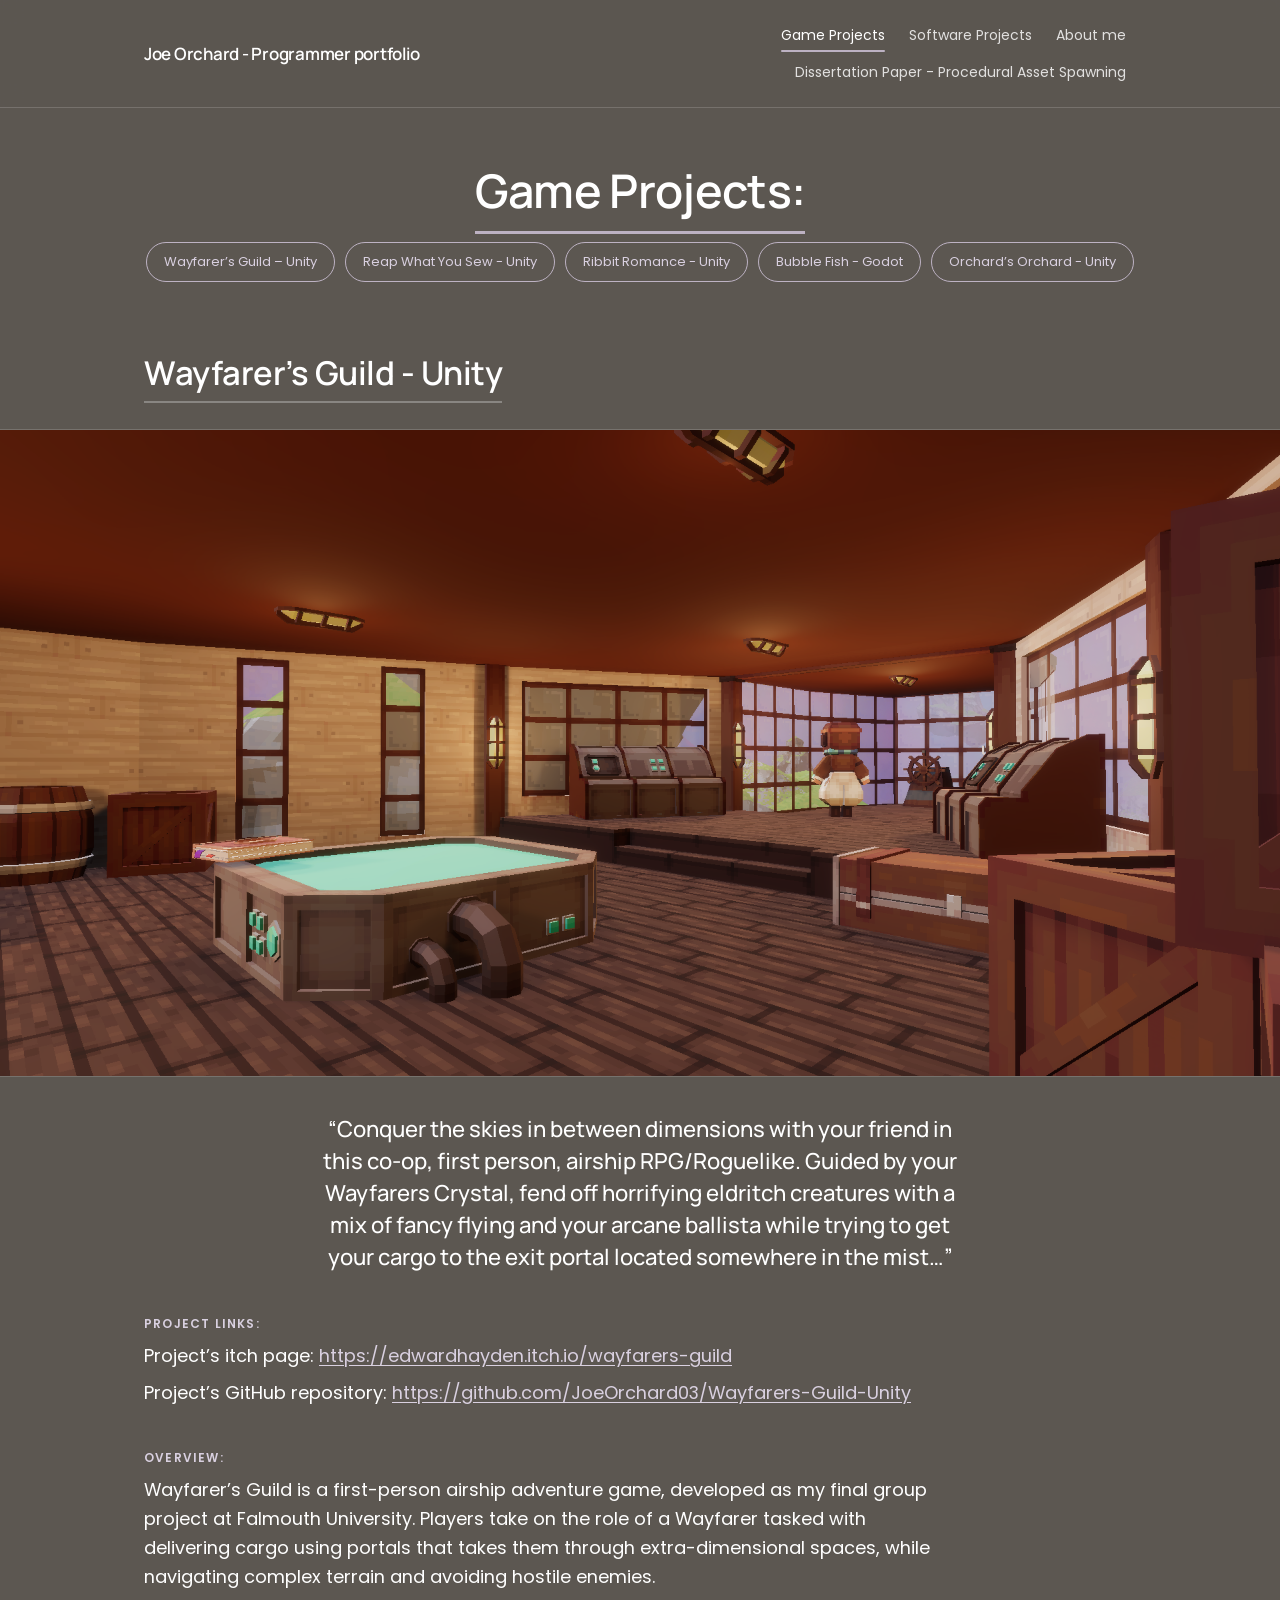
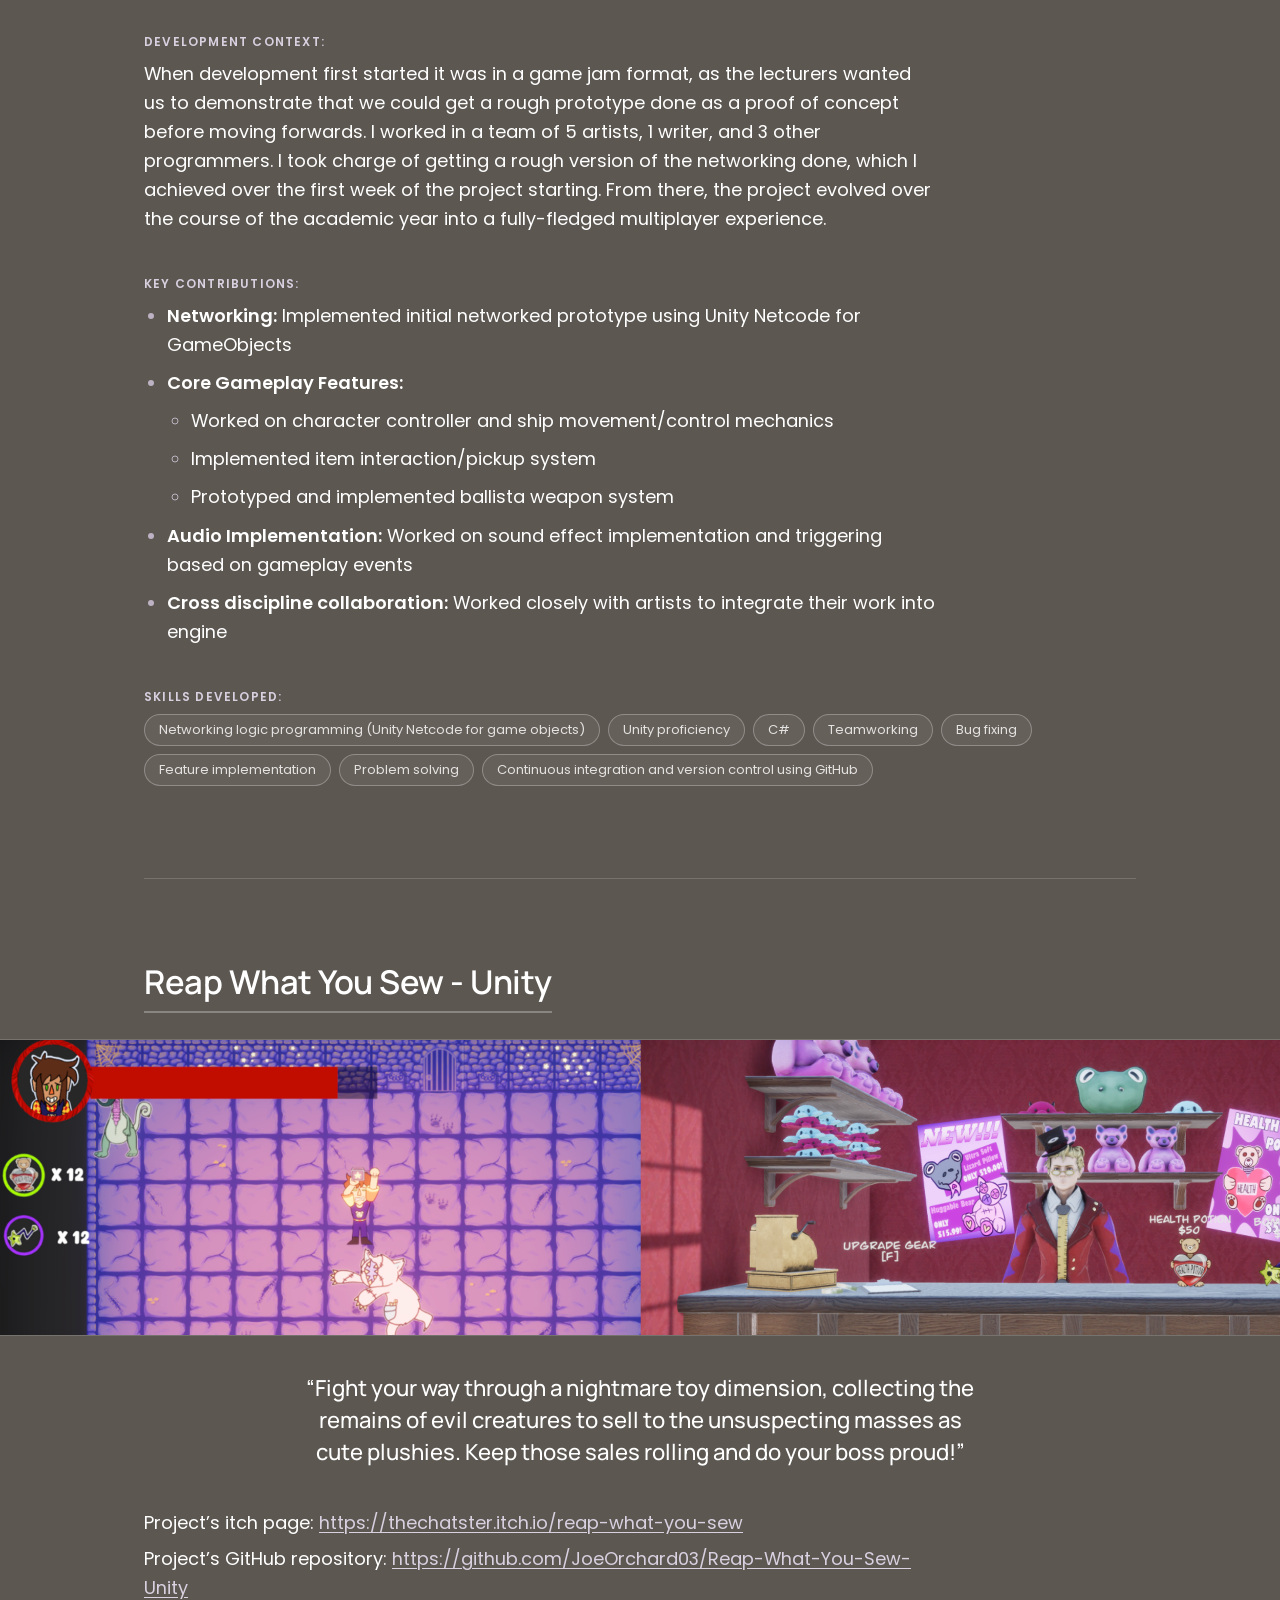
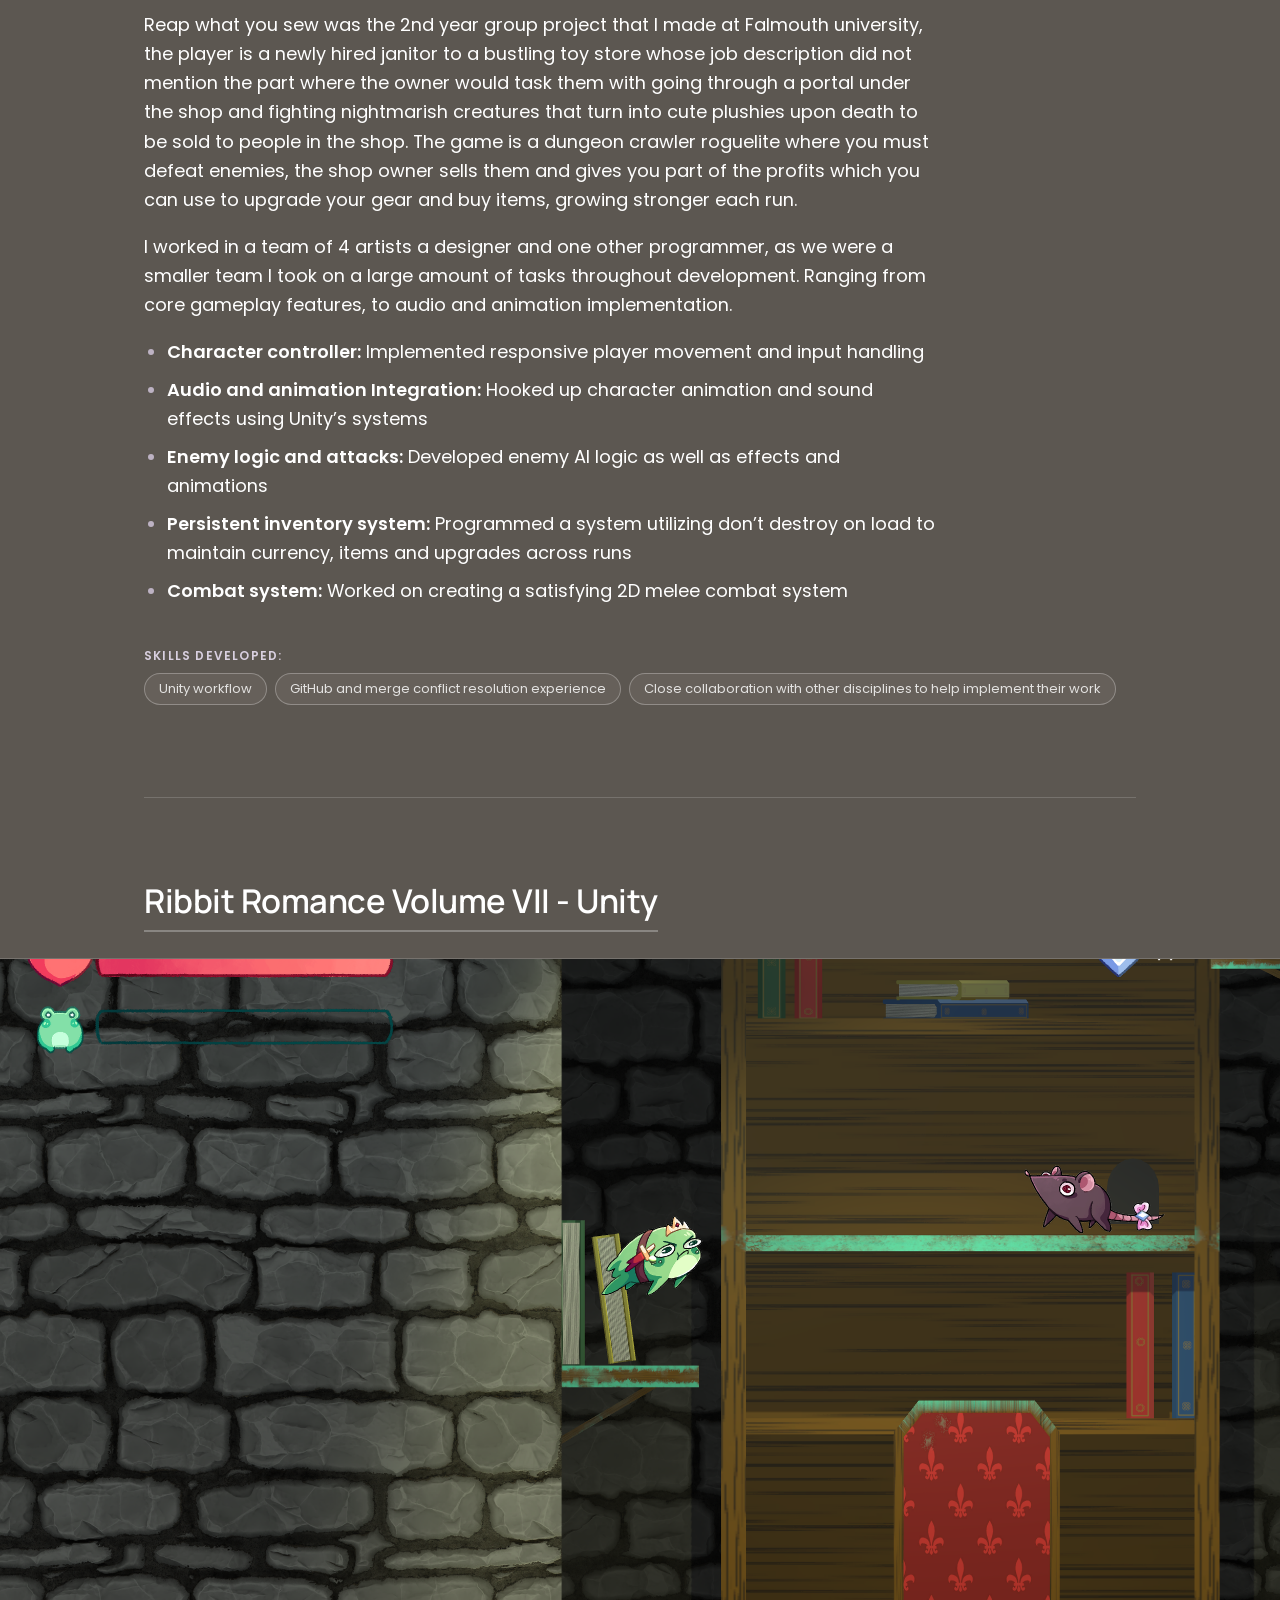
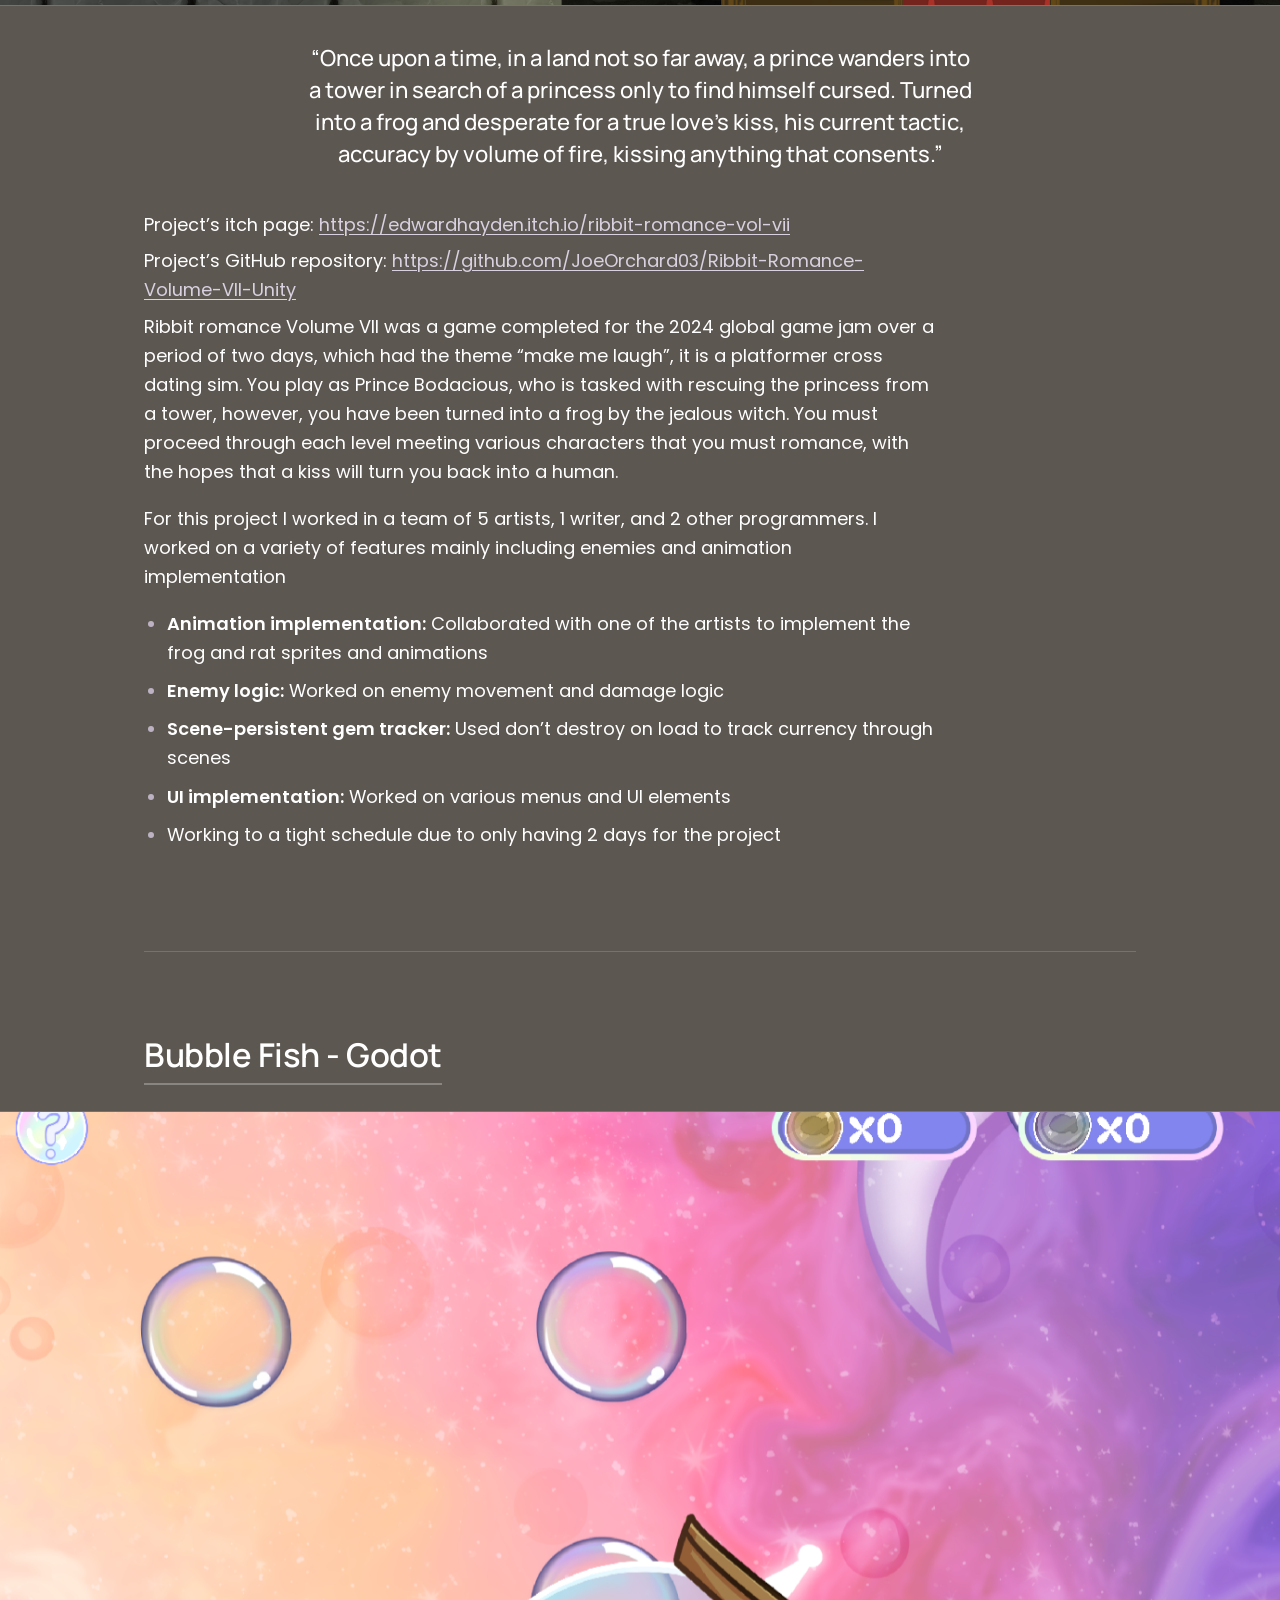
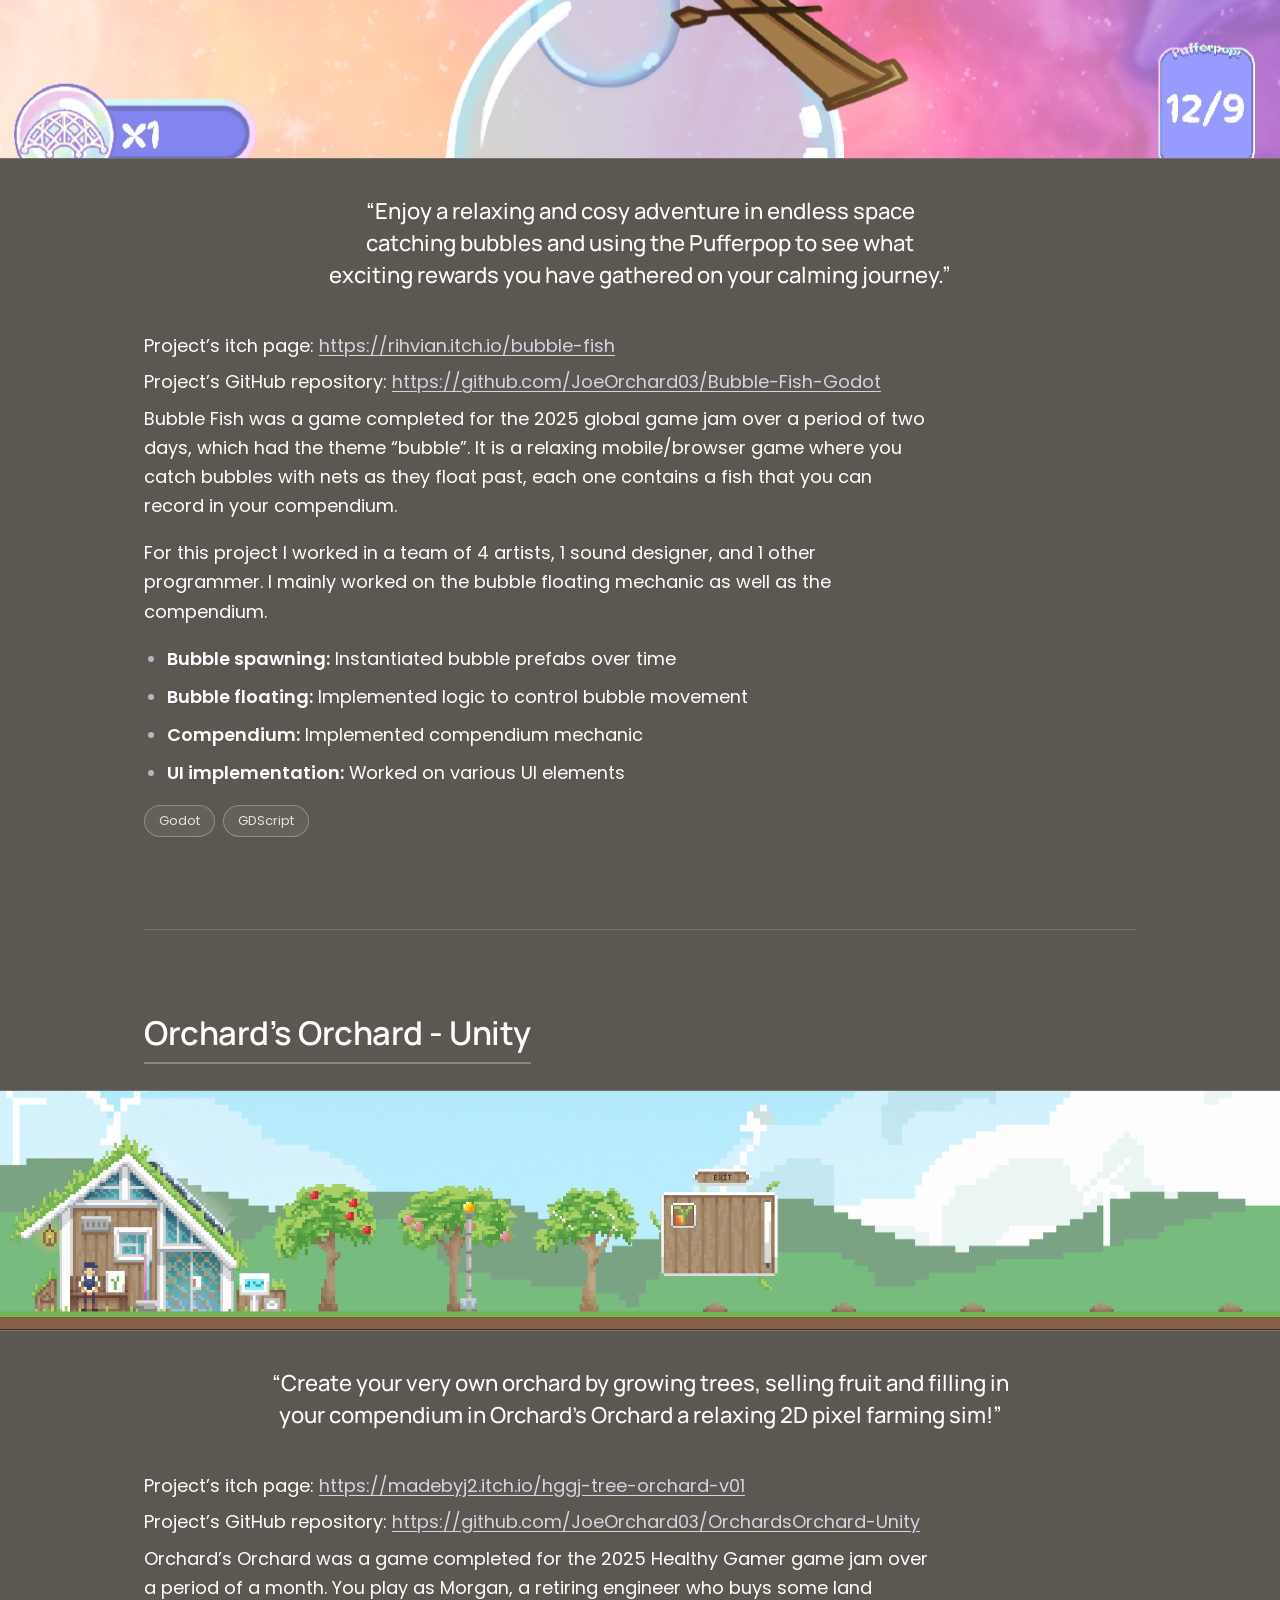
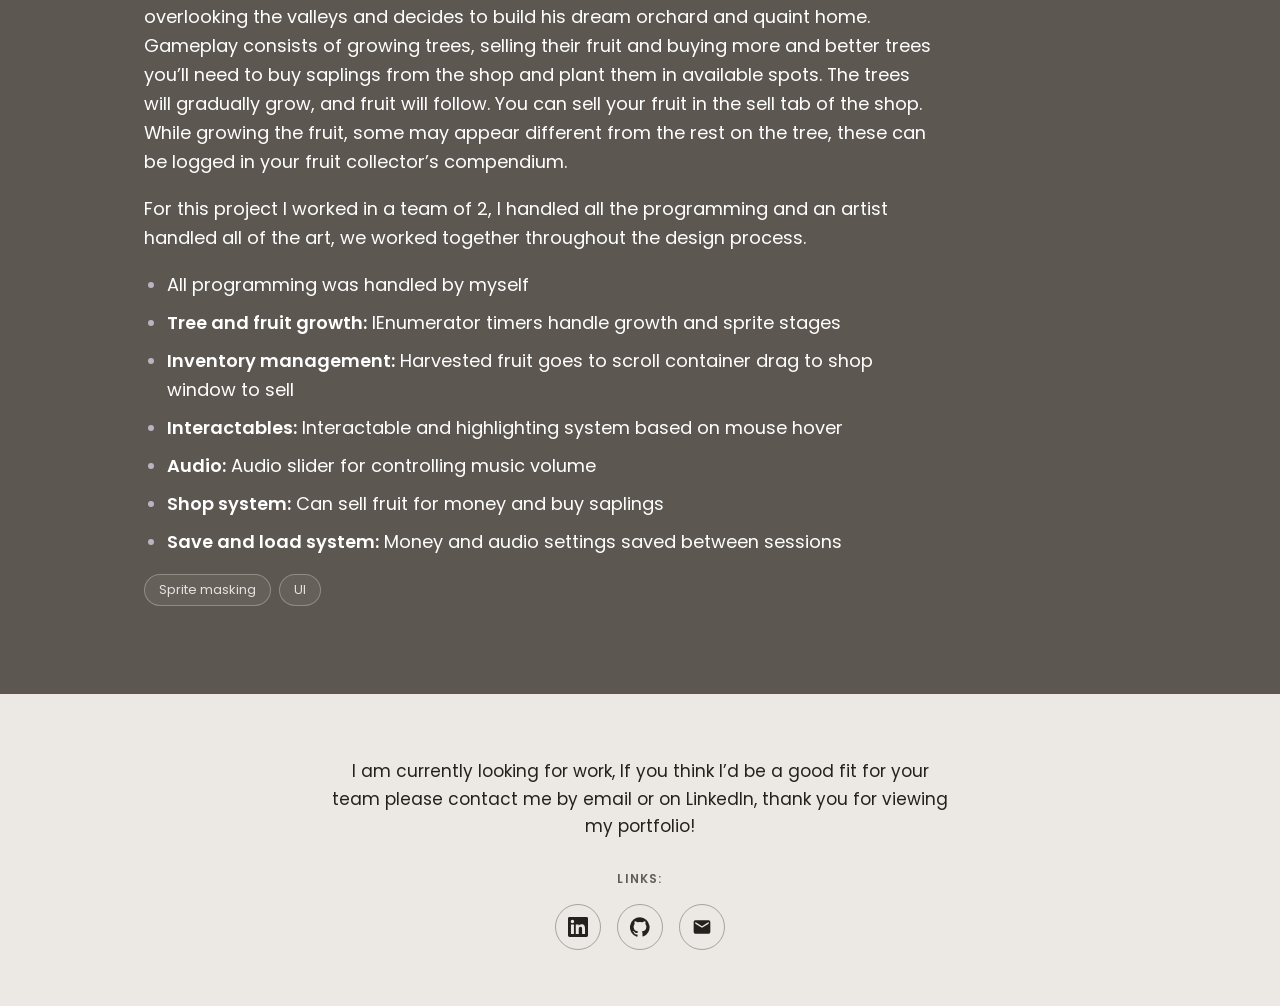
<file: index.html>
<!doctype html>
<html lang="en-GB">
<head>
<meta charset="utf-8">
<meta name="viewport" content="width=device-width, initial-scale=1">
<title>Game Projects — Joe Orchard, Programmer Portfolio</title>
<meta name="description" content="Game programming projects by Joe Orchard — Unity and Godot work from Falmouth University and game jams.">
<link rel="preconnect" href="https://fonts.googleapis.com">
<link rel="preconnect" href="https://fonts.gstatic.com" crossorigin>
<link href="https://fonts.googleapis.com/css2?family=Manrope:wght@500;600&family=Poppins:wght@400;600&display=swap" rel="stylesheet">
<link rel="stylesheet" href="assets/css/style.css">
</head>
<body>
<a class="skip-link" href="#main">Skip to content</a>

<header class="site-header">
  <div class="wrap">
    <a class="site-title" href="index.html">Joe Orchard - Programmer portfolio</a>
    <nav class="site-nav" aria-label="Main">
      <a href="index.html" aria-current="page">Game Projects</a>
      <a href="software.html">Software Projects</a>
      <a href="about.html">About me</a>
      <a href="assets/files/Automatic-asset-placement-paper.pdf">Dissertation Paper - Procedural Asset Spawning</a>
    </nav>
  </div>
</header>

<main id="main" class="wrap">

  <h1 class="page-title"><span>Game Projects:</span></h1>

  <ul class="anchor-nav">
    <li><a href="#wayfarers-guild">Wayfarer&rsquo;s Guild &ndash; Unity</a></li>
    <li><a href="#reap-what-you-sew">Reap What You Sew - Unity</a></li>
    <li><a href="#ribbit-romance">Ribbit Romance - Unity</a></li>
    <li><a href="#bubble-fish">Bubble Fish - Godot</a></li>
    <li><a href="#orchards-orchard">Orchard&rsquo;s Orchard - Unity</a></li>
  </ul>

  <!-- Wayfarer's Guild -->
  <article class="project" id="wayfarers-guild">
    <h2 class="project-title"><span>Wayfarer&rsquo;s Guild - Unity</span></h2>

    <figure class="project-hero">
      <img src="assets/img/wayfarers-guild.webp" alt="Wayfarer&rsquo;s Guild — the interior of an airship cabin with wooden panelling and a central map table.">
    </figure>

    <p class="pullquote">&ldquo;Conquer the skies in between dimensions with your friend in this co-op, first person, airship RPG/Roguelike. Guided by your Wayfarers Crystal, fend off horrifying eldritch creatures with a mix of fancy flying and your arcane ballista while trying to get your cargo to the exit portal located somewhere in the mist&hellip;&rdquo;</p>

    <h3 class="block-heading">Project Links:</h3>
    <ul class="links-list">
      <li>Project&rsquo;s itch page: <a href="https://edwardhayden.itch.io/wayfarers-guild">https://edwardhayden.itch.io/wayfarers-guild</a></li>
      <li>Project&rsquo;s GitHub repository: <a href="https://github.com/JoeOrchard03/Wayfarers-Guild-Unity">https://github.com/JoeOrchard03/Wayfarers-Guild-Unity</a></li>
    </ul>

    <h3 class="block-heading">Overview:</h3>
    <p>Wayfarer&rsquo;s Guild is a first-person airship adventure game, developed as my final group project at Falmouth University. Players take on the role of a Wayfarer tasked with delivering cargo using portals that takes them through extra-dimensional spaces, while navigating complex terrain and avoiding hostile enemies.</p>

    <h3 class="block-heading">Development Context:</h3>
    <p>When development first started it was in a game jam format, as the lecturers wanted us to demonstrate that we could get a rough prototype done as a proof of concept before moving forwards. I worked in a team of 5 artists, 1 writer, and 3 other programmers. I took charge of getting a rough version of the networking done, which I achieved over the first week of the project starting. From there, the project evolved over the course of the academic year into a fully-fledged multiplayer experience.</p>

    <h3 class="block-heading">Key Contributions:</h3>
    <ul>
      <li><strong>Networking:</strong> Implemented initial networked prototype using Unity Netcode for GameObjects</li>
      <li><strong>Core Gameplay Features:</strong>
        <ul>
          <li>Worked on character controller and ship movement/control mechanics</li>
          <li>Implemented item interaction/pickup system</li>
          <li>Prototyped and implemented ballista weapon system</li>
        </ul>
      </li>
      <li><strong>Audio Implementation:</strong> Worked on sound effect implementation and triggering based on gameplay events</li>
      <li><strong>Cross discipline collaboration:</strong> Worked closely with artists to integrate their work into engine</li>
    </ul>

    <h3 class="block-heading">Skills developed:</h3>
    <ul class="tags">
      <li>Networking logic programming (Unity Netcode for game objects)</li>
      <li>Unity proficiency</li>
      <li>C#</li>
      <li>Teamworking</li>
      <li>Bug fixing</li>
      <li>Feature implementation</li>
      <li>Problem solving</li>
      <li>Continuous integration and version control using GitHub</li>
    </ul>
  </article>

  <!-- Reap What You Sew -->
  <article class="project" id="reap-what-you-sew">
    <h2 class="project-title"><span>Reap What You Sew - Unity</span></h2>

    <figure class="project-hero">
      <img src="assets/img/reap-what-you-sew.webp" alt="Reap What You Sew — gameplay screenshot.">
    </figure>

    <p class="pullquote">&ldquo;Fight your way through a nightmare toy dimension, collecting the remains of evil creatures to sell to the unsuspecting masses as cute plushies. Keep those sales rolling and do your boss proud!&rdquo;</p>

    <ul class="links-list">
      <li>Project&rsquo;s itch page: <a href="https://thechatster.itch.io/reap-what-you-sew">https://thechatster.itch.io/reap-what-you-sew</a></li>
      <li>Project&rsquo;s GitHub repository: <a href="https://github.com/JoeOrchard03/Reap-What-You-Sew-Unity">https://github.com/JoeOrchard03/Reap-What-You-Sew-Unity</a></li>
    </ul>

    <p>Reap what you sew was the 2nd year group project that I made at Falmouth university, the player is a newly hired janitor to a bustling toy store whose job description did not mention the part where the owner would task them with going through a portal under the shop and fighting nightmarish creatures that turn into cute plushies upon death to be sold to people in the shop. The game is a dungeon crawler roguelite where you must defeat enemies, the shop owner sells them and gives you part of the profits which you can use to upgrade your gear and buy items, growing stronger each run.</p>

    <p>I worked in a team of 4 artists a designer and one other programmer, as we were a smaller team I took on a large amount of tasks throughout development. Ranging from core gameplay features, to audio and animation implementation.</p>

    <ul>
      <li><strong>Character controller:</strong> Implemented responsive player movement and input handling</li>
      <li><strong>Audio and animation Integration:</strong> Hooked up character animation and sound effects using Unity&rsquo;s systems</li>
      <li><strong>Enemy logic and attacks:</strong> Developed enemy AI logic as well as effects and animations</li>
      <li><strong>Persistent inventory system:</strong> Programmed a system utilizing don&rsquo;t destroy on load to maintain currency, items and upgrades across runs</li>
      <li><strong>Combat system:</strong> Worked on creating a satisfying 2D melee combat system</li>
    </ul>

    <h3 class="block-heading">Skills Developed:</h3>
    <ul class="tags">
      <li>Unity workflow</li>
      <li>GitHub and merge conflict resolution experience</li>
      <li>Close collaboration with other disciplines to help implement their work</li>
    </ul>
  </article>

  <!-- Ribbit Romance -->
  <article class="project" id="ribbit-romance">
    <h2 class="project-title"><span>Ribbit Romance Volume VII - Unity</span></h2>

    <figure class="project-hero">
      <img src="assets/img/ribbit-romance.webp" alt="Ribbit Romance Volume VII — gameplay screenshot.">
    </figure>

    <p class="pullquote">&ldquo;Once upon a time, in a land not so far away, a prince wanders into a tower in search of a princess only to find himself cursed. Turned into a frog and desperate for a true love&rsquo;s kiss, his current tactic, accuracy by volume of fire, kissing anything that consents.&rdquo;</p>

    <ul class="links-list">
      <li>Project&rsquo;s itch page: <a href="https://edwardhayden.itch.io/ribbit-romance-vol-vii">https://edwardhayden.itch.io/ribbit-romance-vol-vii</a></li>
      <li>Project&rsquo;s GitHub repository: <a href="https://github.com/JoeOrchard03/Ribbit-Romance-Volume-VII-Unity">https://github.com/JoeOrchard03/Ribbit-Romance-Volume-VII-Unity</a></li>
    </ul>

    <p>Ribbit romance Volume VII was a game completed for the 2024 global game jam over a period of two days, which had the theme &ldquo;make me laugh&rdquo;, it is a platformer cross dating sim. You play as Prince Bodacious, who is tasked with rescuing the princess from a tower, however, you have been turned into a frog by the jealous witch. You must proceed through each level meeting various characters that you must romance, with the hopes that a kiss will turn you back into a human.</p>

    <p>For this project I worked in a team of 5 artists, 1 writer, and 2 other programmers. I worked on a variety of features mainly including enemies and animation implementation</p>

    <ul>
      <li><strong>Animation implementation:</strong> Collaborated with one of the artists to implement the frog and rat sprites and animations</li>
      <li><strong>Enemy logic:</strong> Worked on enemy movement and damage logic</li>
      <li><strong>Scene-persistent gem tracker:</strong> Used don&rsquo;t destroy on load to track currency through scenes</li>
      <li><strong>UI implementation:</strong> Worked on various menus and UI elements</li>
      <li>Working to a tight schedule due to only having 2 days for the project</li>
    </ul>
  </article>

  <!-- Bubble Fish -->
  <article class="project" id="bubble-fish">
    <h2 class="project-title"><span>Bubble Fish - Godot</span></h2>

    <figure class="project-hero">
      <img src="assets/img/bubble-fish.webp" alt="Bubble Fish — gameplay screenshot.">
    </figure>

    <p class="pullquote">&ldquo;Enjoy a relaxing and cosy adventure in endless space catching bubbles and using the Pufferpop to see what exciting rewards you have gathered on your calming journey.&rdquo;</p>

    <ul class="links-list">
      <li>Project&rsquo;s itch page: <a href="https://rihvian.itch.io/bubble-fish">https://rihvian.itch.io/bubble-fish</a></li>
      <li>Project&rsquo;s GitHub repository: <a href="https://github.com/JoeOrchard03/Bubble-Fish-Godot">https://github.com/JoeOrchard03/Bubble-Fish-Godot</a></li>
    </ul>

    <p>Bubble Fish was a game completed for the 2025 global game jam over a period of two days, which had the theme &ldquo;bubble&rdquo;. It is a relaxing mobile/browser game where you catch bubbles with nets as they float past, each one contains a fish that you can record in your compendium.</p>

    <p>For this project I worked in a team of 4 artists, 1 sound designer, and 1 other programmer. I mainly worked on the bubble floating mechanic as well as the compendium.</p>

    <ul>
      <li><strong>Bubble spawning:</strong> Instantiated bubble prefabs over time</li>
      <li><strong>Bubble floating:</strong> Implemented logic to control bubble movement</li>
      <li><strong>Compendium:</strong> Implemented compendium mechanic</li>
      <li><strong>UI implementation:</strong> Worked on various UI elements</li>
    </ul>

    <ul class="tags">
      <li>Godot</li>
      <li>GDScript</li>
    </ul>
  </article>

  <!-- Orchard's Orchard -->
  <article class="project" id="orchards-orchard">
    <h2 class="project-title"><span>Orchard&rsquo;s Orchard - Unity</span></h2>

    <figure class="project-hero">
      <img src="assets/img/orchards-orchard.webp" alt="Orchard&rsquo;s Orchard — pixel-art farming sim screenshot.">
    </figure>

    <p class="pullquote">&ldquo;Create your very own orchard by growing trees, selling fruit and filling in your compendium in Orchard&rsquo;s Orchard a relaxing 2D pixel farming sim!&rdquo;</p>

    <ul class="links-list">
      <li>Project&rsquo;s itch page: <a href="https://madebyj2.itch.io/hggj-tree-orchard-v01">https://madebyj2.itch.io/hggj-tree-orchard-v01</a></li>
      <li>Project&rsquo;s GitHub repository: <a href="https://github.com/JoeOrchard03/OrchardsOrchard-Unity">https://github.com/JoeOrchard03/OrchardsOrchard-Unity</a></li>
    </ul>

    <p>Orchard&rsquo;s Orchard was a game completed for the 2025 Healthy Gamer game jam over a period of a month. You play as Morgan, a retiring engineer who buys some land overlooking the valleys and decides to build his dream orchard and quaint home. Gameplay consists of growing trees, selling their fruit and buying more and better trees you&rsquo;ll need to buy saplings from the shop and plant them in available spots. The trees will gradually grow, and fruit will follow. You can sell your fruit in the sell&nbsp;tab of the shop. While growing the fruit, some may appear different from the rest on the tree, these can be logged in your fruit collector&rsquo;s compendium.</p>

    <p>For this project I worked in a team of 2, I handled all the programming and an artist handled all of the art, we worked together throughout the design process.</p>

    <ul>
      <li>All programming was handled by myself</li>
      <li><strong>Tree and fruit growth:</strong> IEnumerator timers handle growth and sprite stages</li>
      <li><strong>Inventory management:</strong> Harvested fruit goes to scroll container drag to shop window to sell</li>
      <li><strong>Interactables:</strong> Interactable and highlighting system based on mouse hover</li>
      <li><strong>Audio:</strong> Audio slider for controlling music volume</li>
      <li><strong>Shop system:</strong> Can sell fruit for money and buy saplings</li>
      <li><strong>Save and load system:</strong> Money and audio settings saved between sessions</li>
    </ul>

    <ul class="tags">
      <li>Sprite masking</li>
      <li>UI</li>
    </ul>
  </article>

</main>

<footer class="site-footer">
  <div class="wrap">
    <p>I am currently looking for work, If you think I&rsquo;d be a good fit for your team please contact me by email or on LinkedIn, thank you for viewing my portfolio!</p>
    <h2>Links:</h2>
    <ul class="footer-links">
      <li><a href="https://www.linkedin.com/in/joe-orchard-b8a999213/" aria-label="LinkedIn">
        <svg viewBox="0 0 24 24" aria-hidden="true"><path d="M20.45 20.45h-3.56v-5.57c0-1.33-.02-3.04-1.85-3.04-1.85 0-2.14 1.45-2.14 2.94v5.67H9.35V9h3.41v1.56h.05c.48-.9 1.63-1.85 3.36-1.85 3.6 0 4.27 2.37 4.27 5.45v6.29zM5.34 7.43a2.06 2.06 0 1 1 0-4.13 2.06 2.06 0 0 1 0 4.13zM7.12 20.45H3.56V9h3.56v11.45zM22.22 0H1.77C.79 0 0 .77 0 1.72v20.56C0 23.23.79 24 1.77 24h20.45c.98 0 1.78-.77 1.78-1.72V1.72C24 .77 23.2 0 22.22 0z"/></svg>
      </a></li>
      <li><a href="https://github.com/JoeOrchard03" aria-label="GitHub">
        <svg viewBox="0 0 24 24" aria-hidden="true"><path d="M12 .3a12 12 0 0 0-3.79 23.4c.6.11.82-.26.82-.58v-2.23c-3.34.72-4.04-1.61-4.04-1.61-.55-1.39-1.34-1.76-1.34-1.76-1.09-.75.08-.73.08-.73 1.21.08 1.84 1.24 1.84 1.24 1.07 1.84 2.81 1.31 3.5 1 .11-.78.42-1.31.76-1.61-2.67-.3-5.47-1.33-5.47-5.93 0-1.31.47-2.38 1.24-3.22-.14-.3-.54-1.52.1-3.18 0 0 1.01-.32 3.3 1.23a11.5 11.5 0 0 1 6 0c2.28-1.55 3.29-1.23 3.29-1.23.64 1.66.24 2.88.12 3.18.77.84 1.23 1.91 1.23 3.22 0 4.61-2.8 5.63-5.48 5.92.43.37.81 1.1.81 2.22v3.29c0 .32.22.7.83.58A12 12 0 0 0 12 .3"/></svg>
      </a></li>
      <li><a href="mailto:joe.orchard03@gmail.com" aria-label="Email">
        <svg viewBox="0 0 24 24" aria-hidden="true"><path d="M20 4H4a2 2 0 0 0-2 2v12a2 2 0 0 0 2 2h16a2 2 0 0 0 2-2V6a2 2 0 0 0-2-2zm0 4-8 5-8-5V6l8 5 8-5v2z"/></svg>
      </a></li>
    </ul>
  </div>
</footer>

</body>
</html>
</file>
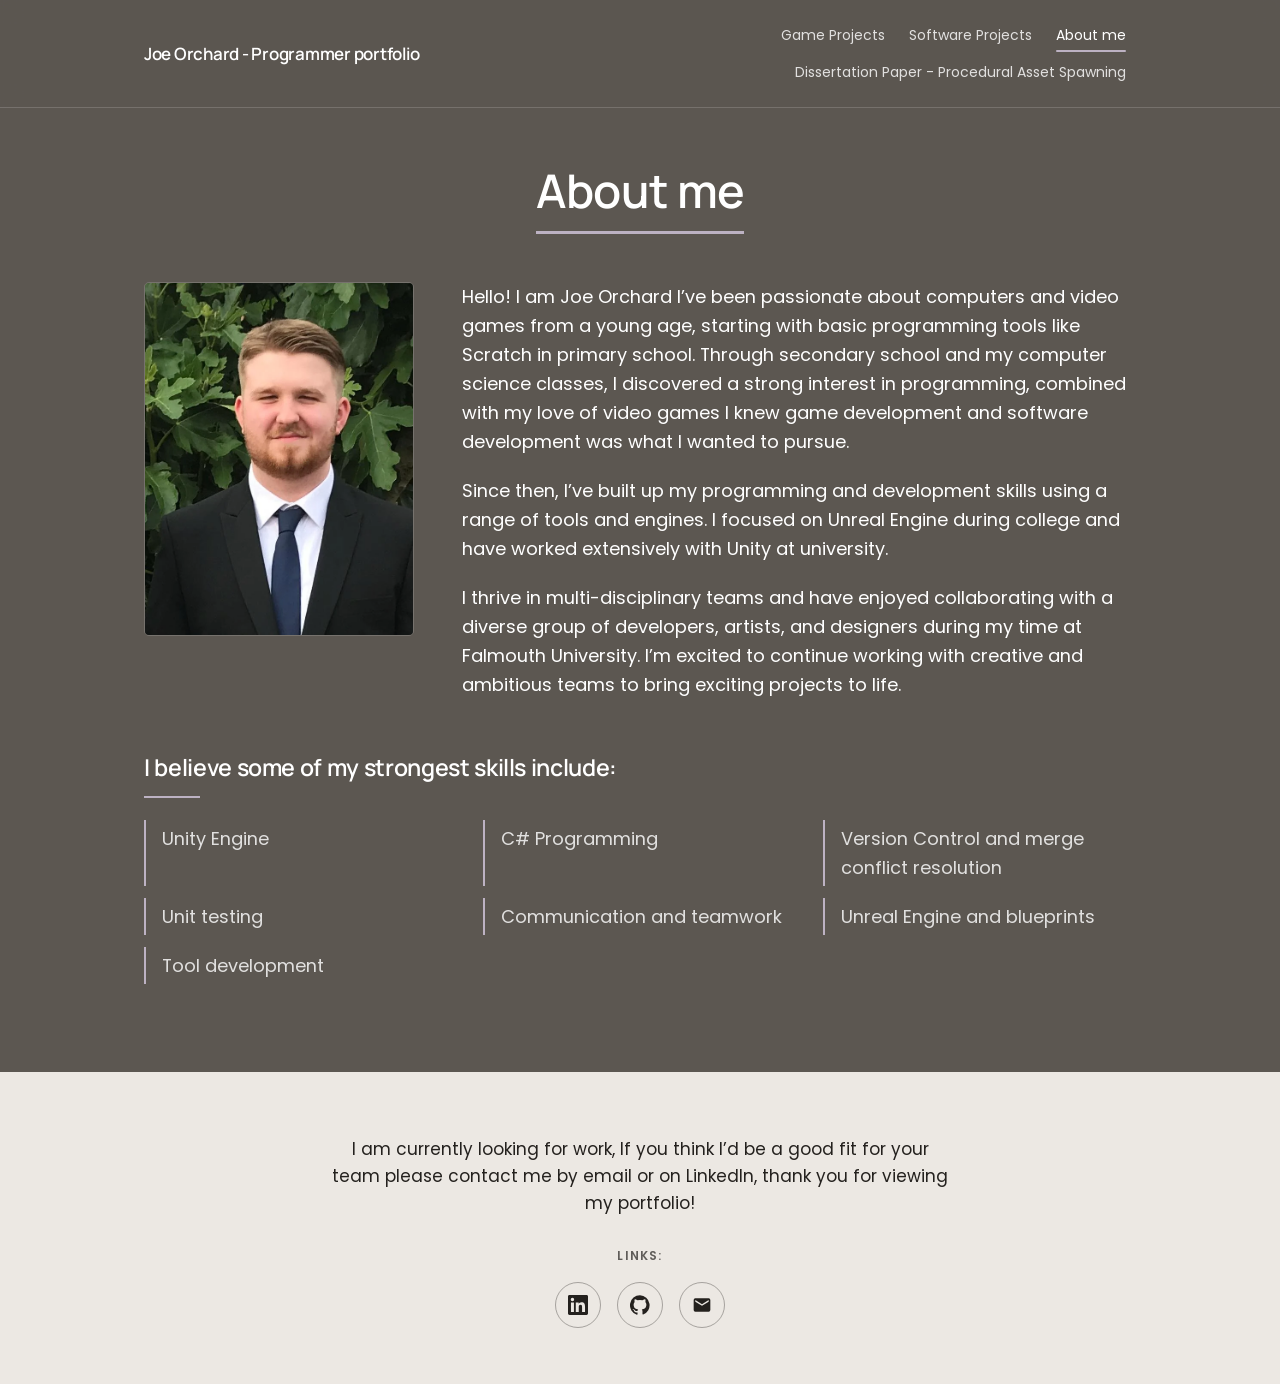
<file: about.html>
<!doctype html>
<html lang="en-GB">
<head>
<meta charset="utf-8">
<meta name="viewport" content="width=device-width, initial-scale=1">
<title>About me — Joe Orchard, Programmer Portfolio</title>
<meta name="description" content="About Joe Orchard — a game and software programmer and Falmouth University graduate working in Unity, C# and Unreal Engine.">
<link rel="preconnect" href="https://fonts.googleapis.com">
<link rel="preconnect" href="https://fonts.gstatic.com" crossorigin>
<link href="https://fonts.googleapis.com/css2?family=Manrope:wght@500;600&family=Poppins:wght@400;600&display=swap" rel="stylesheet">
<link rel="stylesheet" href="assets/css/style.css">
</head>
<body>
<a class="skip-link" href="#main">Skip to content</a>

<header class="site-header">
  <div class="wrap">
    <a class="site-title" href="index.html">Joe Orchard - Programmer portfolio</a>
    <nav class="site-nav" aria-label="Main">
      <a href="index.html">Game Projects</a>
      <a href="software.html">Software Projects</a>
      <a href="about.html" aria-current="page">About me</a>
      <a href="assets/files/Automatic-asset-placement-paper.pdf">Dissertation Paper - Procedural Asset Spawning</a>
    </nav>
  </div>
</header>

<main id="main" class="wrap">

  <h1 class="page-title"><span>About me</span></h1>

  <div class="about-grid">
    <figure>
      <img src="assets/img/joe-orchard.webp" alt="Joe Orchard">
    </figure>

    <div>
      <p>Hello! I am Joe Orchard I&rsquo;ve been passionate about computers and video games from a young age, starting with basic programming tools like Scratch in primary school. Through secondary school and my computer science classes, I discovered a strong interest in programming, combined with my love of video games I knew game development and software development was what I wanted to pursue.</p>

      <p>Since then, I&rsquo;ve built up my programming and development skills using a range of tools and engines. I focused on Unreal Engine during college and have worked extensively with Unity at university.</p>

      <p>I thrive in multi-disciplinary teams and have enjoyed collaborating with a diverse group of developers, artists, and designers during my time at Falmouth University. I&rsquo;m excited to continue working with creative and ambitious teams to bring exciting projects to life.</p>
    </div>
  </div>

  <h2 class="section-lead">I believe some of my strongest skills include:</h2>
  <ul class="skills-list">
    <li>Unity Engine</li>
    <li>C# Programming</li>
    <li>Version Control and merge conflict resolution</li>
    <li>Unit testing</li>
    <li>Communication and teamwork</li>
    <li>Unreal Engine and blueprints</li>
    <li>Tool development</li>
  </ul>

</main>

<footer class="site-footer">
  <div class="wrap">
    <p>I am currently looking for work, If you think I&rsquo;d be a good fit for your team please contact me by email or on LinkedIn, thank you for viewing my portfolio!</p>
    <h2>Links:</h2>
    <ul class="footer-links">
      <li><a href="https://www.linkedin.com/in/joe-orchard-b8a999213/" aria-label="LinkedIn">
        <svg viewBox="0 0 24 24" aria-hidden="true"><path d="M20.45 20.45h-3.56v-5.57c0-1.33-.02-3.04-1.85-3.04-1.85 0-2.14 1.45-2.14 2.94v5.67H9.35V9h3.41v1.56h.05c.48-.9 1.63-1.85 3.36-1.85 3.6 0 4.27 2.37 4.27 5.45v6.29zM5.34 7.43a2.06 2.06 0 1 1 0-4.13 2.06 2.06 0 0 1 0 4.13zM7.12 20.45H3.56V9h3.56v11.45zM22.22 0H1.77C.79 0 0 .77 0 1.72v20.56C0 23.23.79 24 1.77 24h20.45c.98 0 1.78-.77 1.78-1.72V1.72C24 .77 23.2 0 22.22 0z"/></svg>
      </a></li>
      <li><a href="https://github.com/JoeOrchard03" aria-label="GitHub">
        <svg viewBox="0 0 24 24" aria-hidden="true"><path d="M12 .3a12 12 0 0 0-3.79 23.4c.6.11.82-.26.82-.58v-2.23c-3.34.72-4.04-1.61-4.04-1.61-.55-1.39-1.34-1.76-1.34-1.76-1.09-.75.08-.73.08-.73 1.21.08 1.84 1.24 1.84 1.24 1.07 1.84 2.81 1.31 3.5 1 .11-.78.42-1.31.76-1.61-2.67-.3-5.47-1.33-5.47-5.93 0-1.31.47-2.38 1.24-3.22-.14-.3-.54-1.52.1-3.18 0 0 1.01-.32 3.3 1.23a11.5 11.5 0 0 1 6 0c2.28-1.55 3.29-1.23 3.29-1.23.64 1.66.24 2.88.12 3.18.77.84 1.23 1.91 1.23 3.22 0 4.61-2.8 5.63-5.48 5.92.43.37.81 1.1.81 2.22v3.29c0 .32.22.7.83.58A12 12 0 0 0 12 .3"/></svg>
      </a></li>
      <li><a href="mailto:joe.orchard03@gmail.com" aria-label="Email">
        <svg viewBox="0 0 24 24" aria-hidden="true"><path d="M20 4H4a2 2 0 0 0-2 2v12a2 2 0 0 0 2 2h16a2 2 0 0 0 2-2V6a2 2 0 0 0-2-2zm0 4-8 5-8-5V6l8 5 8-5v2z"/></svg>
      </a></li>
    </ul>
  </div>
</footer>

</body>
</html>
</file>
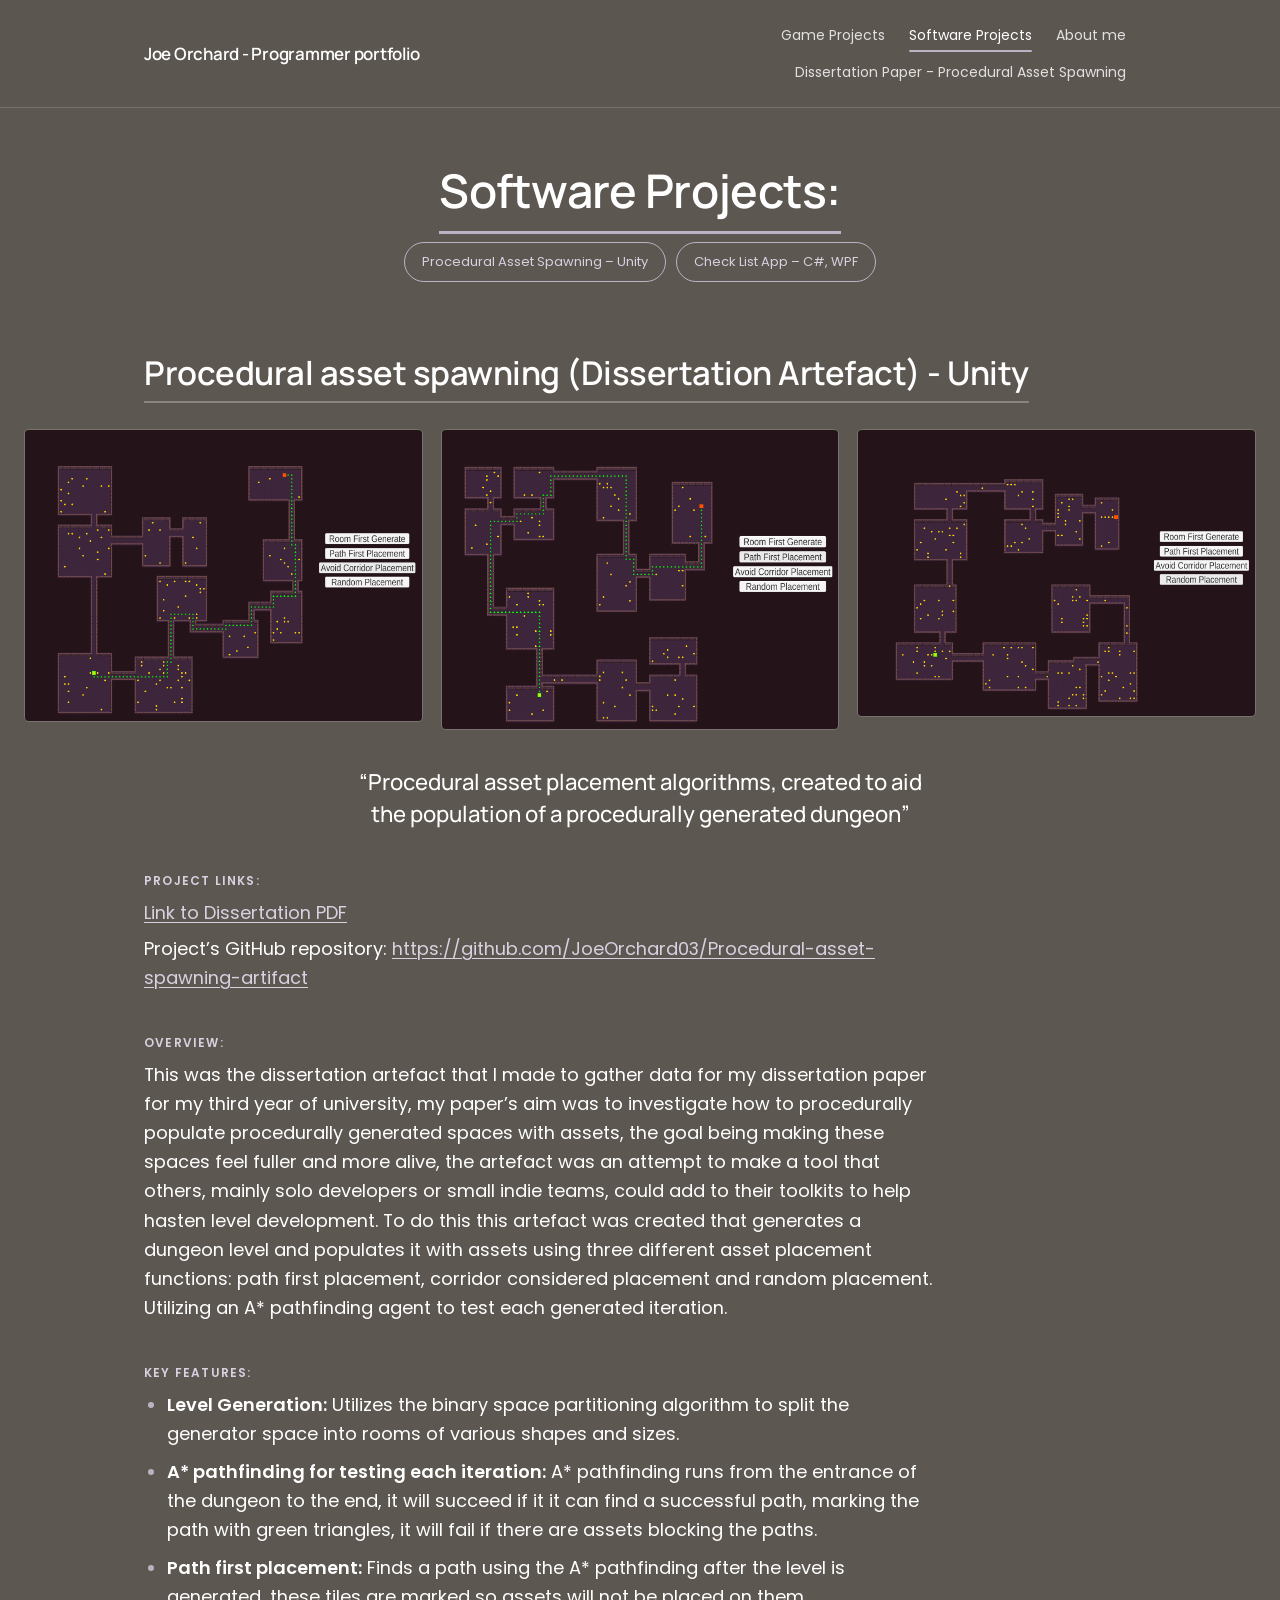
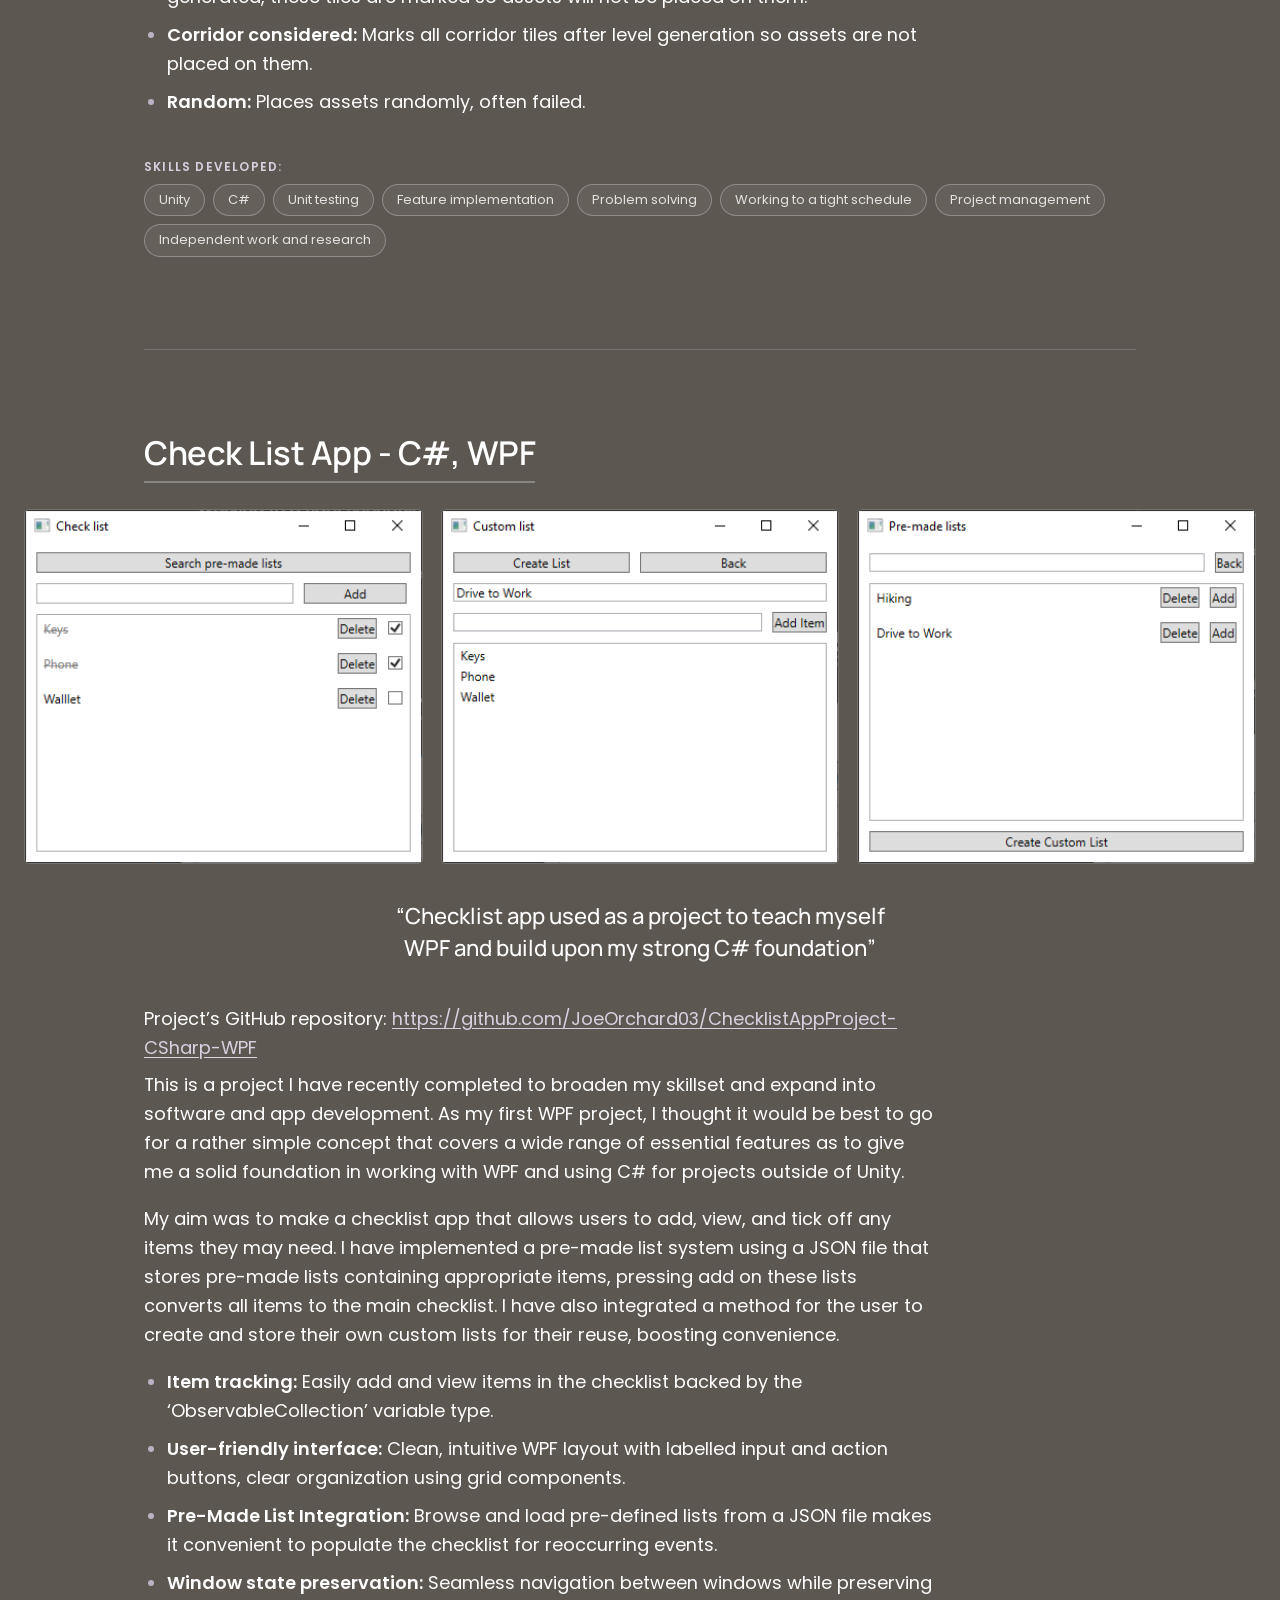
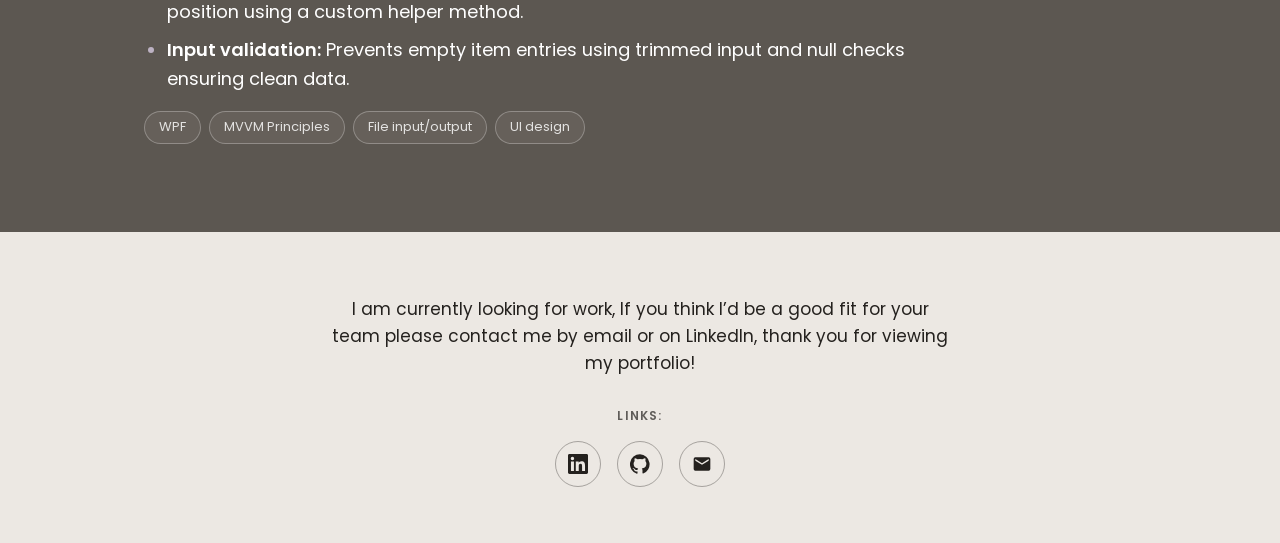
<file: software.html>
<!doctype html>
<html lang="en-GB">
<head>
<meta charset="utf-8">
<meta name="viewport" content="width=device-width, initial-scale=1">
<title>Software Projects — Joe Orchard, Programmer Portfolio</title>
<meta name="description" content="Software projects by Joe Orchard — a procedural asset spawning dissertation artefact in Unity and a C#/WPF checklist app.">
<link rel="preconnect" href="https://fonts.googleapis.com">
<link rel="preconnect" href="https://fonts.gstatic.com" crossorigin>
<link href="https://fonts.googleapis.com/css2?family=Manrope:wght@500;600&family=Poppins:wght@400;600&display=swap" rel="stylesheet">
<link rel="stylesheet" href="assets/css/style.css">
</head>
<body>
<a class="skip-link" href="#main">Skip to content</a>

<header class="site-header">
  <div class="wrap">
    <a class="site-title" href="index.html">Joe Orchard - Programmer portfolio</a>
    <nav class="site-nav" aria-label="Main">
      <a href="index.html">Game Projects</a>
      <a href="software.html" aria-current="page">Software Projects</a>
      <a href="about.html">About me</a>
      <a href="assets/files/Automatic-asset-placement-paper.pdf">Dissertation Paper - Procedural Asset Spawning</a>
    </nav>
  </div>
</header>

<main id="main" class="wrap">

  <h1 class="page-title"><span>Software Projects:</span></h1>

  <ul class="anchor-nav">
    <li><a href="#procedural-asset-spawning">Procedural Asset Spawning &ndash; Unity</a></li>
    <li><a href="#checklist-app">Check List App &ndash; C#, WPF</a></li>
  </ul>

  <!-- Procedural asset spawning -->
  <article class="project" id="procedural-asset-spawning">
    <h2 class="project-title"><span>Procedural asset spawning (Dissertation Artefact) - Unity</span></h2>

    <div class="gallery">
      <img src="assets/img/dissertation-corridor.webp" alt="Corridor considered placement — a generated dungeon with assets kept off corridor tiles.">
      <img src="assets/img/dissertation-pathfirst.webp" alt="Path first placement — a generated dungeon with the A* path marked and kept clear.">
      <img src="assets/img/dissertation-random.webp" alt="Random placement — a generated dungeon with assets scattered without path awareness.">
    </div>

    <p class="pullquote">&ldquo;Procedural asset placement algorithms, created to aid the population of a procedurally generated dungeon&rdquo;</p>

    <h3 class="block-heading">Project Links:</h3>
    <ul class="links-list">
      <li><a href="assets/files/Automatic-asset-placement-paper.pdf">Link to Dissertation PDF</a></li>
      <li>Project&rsquo;s GitHub repository: <a href="https://github.com/JoeOrchard03/Procedural-asset-spawning-artifact">https://github.com/JoeOrchard03/Procedural-asset-spawning-artifact</a></li>
    </ul>

    <h3 class="block-heading">Overview:</h3>
    <p>This was the dissertation artefact that I made to gather data for my dissertation paper for my third year of university, my paper&rsquo;s aim was to investigate how to procedurally populate procedurally generated spaces with assets, the goal being making these spaces feel fuller and more alive, the artefact was an attempt to make a tool that others, mainly solo developers or small indie teams, could add to their toolkits to help hasten level development. To do this this artefact was created that generates a dungeon level and populates it with assets using three different asset placement functions: path first placement, corridor considered placement and random placement. Utilizing an A* pathfinding agent to test each generated iteration.</p>

    <h3 class="block-heading">Key Features:</h3>
    <ul>
      <li><strong>Level Generation:</strong> Utilizes the binary space partitioning algorithm to split the generator space into rooms of various shapes and sizes.</li>
      <li><strong>A* pathfinding for testing each iteration:</strong> A* pathfinding runs from the entrance of the dungeon to the end, it will succeed if it it can find a successful path, marking the path with green triangles, it will fail if there are assets blocking the paths.</li>
      <li><strong>Path first placement:</strong> Finds a path using the A* pathfinding after the level is generated, these tiles are marked so assets will not be placed on them.</li>
      <li><strong>Corridor considered:</strong> Marks all corridor tiles after level generation so assets are not placed on them.</li>
      <li><strong>Random:</strong> Places assets randomly, often failed.</li>
    </ul>

    <h3 class="block-heading">Skills Developed:</h3>
    <ul class="tags">
      <li>Unity</li>
      <li>C#</li>
      <li>Unit testing</li>
      <li>Feature implementation</li>
      <li>Problem solving</li>
      <li>Working to a tight schedule</li>
      <li>Project management</li>
      <li>Independent work and research</li>
    </ul>
  </article>

  <!-- Check List App -->
  <article class="project" id="checklist-app">
    <h2 class="project-title"><span>Check List App - C#, WPF</span></h2>

    <div class="gallery gallery--compact">
      <img src="assets/img/checklist-main.webp" alt="Check List App — the main checklist window.">
      <img src="assets/img/checklist-custom.webp" alt="Check List App — creating a custom list.">
      <img src="assets/img/checklist-premade.webp" alt="Check List App — loading a pre-made list.">
    </div>

    <p class="pullquote">&ldquo;Checklist app used as a project to teach myself WPF and build upon my strong C# foundation&rdquo;</p>

    <ul class="links-list">
      <li>Project&rsquo;s GitHub repository: <a href="https://github.com/JoeOrchard03/ChecklistAppProject-CSharp-WPF">https://github.com/JoeOrchard03/ChecklistAppProject-CSharp-WPF</a></li>
    </ul>

    <p>This is a project I have recently completed to broaden my skillset and expand into software and app development. As my first WPF project, I thought it would be best to go for a rather simple concept that covers a wide range of essential features as to give me a solid foundation in working with WPF and using C# for projects outside of Unity.</p>

    <p>My aim was to make a checklist app that allows users to add, view, and tick off any items they may need. I have implemented a pre-made list system using a JSON file that stores pre-made lists containing appropriate items, pressing add on these lists converts all items to the main checklist. I have also integrated a method for the user to create and store their own custom lists for their reuse, boosting convenience.</p>

    <ul>
      <li><strong>Item tracking:</strong> Easily add and view items in the checklist backed by the &lsquo;ObservableCollection&rsquo; variable type.</li>
      <li><strong>User-friendly interface:</strong> Clean, intuitive WPF layout with labelled input and action buttons, clear organization using grid components.</li>
      <li><strong>Pre-Made List Integration:</strong> Browse and load pre-defined lists from a JSON file makes it convenient to populate the checklist for reoccurring events.</li>
      <li><strong>Window state preservation:</strong> Seamless navigation between windows while preserving position using a custom helper method.</li>
      <li><strong>Input validation:</strong> Prevents empty item entries using trimmed input and null checks ensuring clean data.</li>
    </ul>

    <ul class="tags">
      <li>WPF</li>
      <li>MVVM Principles</li>
      <li>File input/output</li>
      <li>UI design</li>
    </ul>
  </article>

</main>

<footer class="site-footer">
  <div class="wrap">
    <p>I am currently looking for work, If you think I&rsquo;d be a good fit for your team please contact me by email or on LinkedIn, thank you for viewing my portfolio!</p>
    <h2>Links:</h2>
    <ul class="footer-links">
      <li><a href="https://www.linkedin.com/in/joe-orchard-b8a999213/" aria-label="LinkedIn">
        <svg viewBox="0 0 24 24" aria-hidden="true"><path d="M20.45 20.45h-3.56v-5.57c0-1.33-.02-3.04-1.85-3.04-1.85 0-2.14 1.45-2.14 2.94v5.67H9.35V9h3.41v1.56h.05c.48-.9 1.63-1.85 3.36-1.85 3.6 0 4.27 2.37 4.27 5.45v6.29zM5.34 7.43a2.06 2.06 0 1 1 0-4.13 2.06 2.06 0 0 1 0 4.13zM7.12 20.45H3.56V9h3.56v11.45zM22.22 0H1.77C.79 0 0 .77 0 1.72v20.56C0 23.23.79 24 1.77 24h20.45c.98 0 1.78-.77 1.78-1.72V1.72C24 .77 23.2 0 22.22 0z"/></svg>
      </a></li>
      <li><a href="https://github.com/JoeOrchard03" aria-label="GitHub">
        <svg viewBox="0 0 24 24" aria-hidden="true"><path d="M12 .3a12 12 0 0 0-3.79 23.4c.6.11.82-.26.82-.58v-2.23c-3.34.72-4.04-1.61-4.04-1.61-.55-1.39-1.34-1.76-1.34-1.76-1.09-.75.08-.73.08-.73 1.21.08 1.84 1.24 1.84 1.24 1.07 1.84 2.81 1.31 3.5 1 .11-.78.42-1.31.76-1.61-2.67-.3-5.47-1.33-5.47-5.93 0-1.31.47-2.38 1.24-3.22-.14-.3-.54-1.52.1-3.18 0 0 1.01-.32 3.3 1.23a11.5 11.5 0 0 1 6 0c2.28-1.55 3.29-1.23 3.29-1.23.64 1.66.24 2.88.12 3.18.77.84 1.23 1.91 1.23 3.22 0 4.61-2.8 5.63-5.48 5.92.43.37.81 1.1.81 2.22v3.29c0 .32.22.7.83.58A12 12 0 0 0 12 .3"/></svg>
      </a></li>
      <li><a href="mailto:joe.orchard03@gmail.com" aria-label="Email">
        <svg viewBox="0 0 24 24" aria-hidden="true"><path d="M20 4H4a2 2 0 0 0-2 2v12a2 2 0 0 0 2 2h16a2 2 0 0 0 2-2V6a2 2 0 0 0-2-2zm0 4-8 5-8-5V6l8 5 8-5v2z"/></svg>
      </a></li>
    </ul>
  </div>
</footer>

</body>
</html>
</file>
<file: assets/css/style.css>
/* Joe Orchard — programmer portfolio
   Palette and type sampled from the original Squarespace site:
   bg rgb(92,87,81) · text #fff · accent rgb(189,178,195)
   headings Manrope · body Poppins

   --accent      decorative only (rules, borders, underlines)
   --accent-text brighter tint used for any accent-coloured TEXT, so links
                 clear 4.5:1 against the background (the original accent
                 manages only 3.5:1 and fails AA at body size) */

:root {
  --bg:           #5c5751;
  --bg-raise:     #66605a;   /* cards / chips sitting on the base */
  --bg-light:     #ece8e3;   /* footer band */
  --text:         #ffffff;
  --text-soft:    rgba(255, 255, 255, 0.82);
  --text-dark:    #24211e;
  --accent:       #bdb2c3;
  --accent-text:  #d9d0e0;
  --rule:         rgba(255, 255, 255, 0.16);
  --rule-strong:  rgba(255, 255, 255, 0.28);

  --font-head: 'Manrope', system-ui, -apple-system, 'Segoe UI', sans-serif;
  --font-body: 'Poppins', system-ui, -apple-system, 'Segoe UI', sans-serif;

  --measure: 1040px;  /* page width: header, images, galleries */
  --prose:   72ch;    /* reading width: paragraphs and lists */
  --gutter:  24px;
  --header-h: 92px;

  --radius: 5px;
}

*, *::before, *::after { box-sizing: border-box; }

html {
  scroll-behavior: smooth;
  scroll-padding-top: calc(var(--header-h) + 16px);
  /* Full-bleed children are 100vw, which counts the scrollbar, so they overhang
     the layout viewport by the scrollbar's width. Clip it at the root.
     `clip` (not `hidden`) leaves the sticky header working. */
  overflow-x: clip;
}

body {
  margin: 0;
  /* `clip`, NOT `hidden`: hidden would make body a scroll container and break
     the sticky header. clip just trims the full-bleed overhang caused by the
     scrollbar being counted in 100vw. */
  overflow-x: clip;
  background: var(--bg);
  color: var(--text);
  font-family: var(--font-body);
  font-size: clamp(1rem, 0.96rem + 0.2vw, 1.125rem);   /* 16 → 18px */
  line-height: 1.62;
  -webkit-font-smoothing: antialiased;
  text-rendering: optimizeLegibility;
}

img { max-width: 100%; height: auto; display: block; }

a { color: var(--accent-text); text-underline-offset: 0.18em; }
a:hover { color: #fff; }

:focus-visible {
  outline: 2px solid var(--accent-text);
  outline-offset: 3px;
  border-radius: 2px;
}

.wrap {
  max-width: var(--measure);
  margin-inline: auto;
  padding-inline: var(--gutter);
}

.skip-link {
  position: absolute; left: -9999px;
  background: var(--accent-text); color: var(--text-dark);
  padding: 0.6em 1em; z-index: 100; border-radius: var(--radius);
}
.skip-link:focus { left: var(--gutter); top: var(--gutter); }

/* ---------------- header ---------------- */

.site-header {
  position: sticky;
  top: 0;
  z-index: 20;
  padding: 18px 0;
  background: rgba(92, 87, 81, 0.94);
  border-bottom: 1px solid var(--rule);
}

@supports (backdrop-filter: blur(1px)) {
  .site-header {
    background: rgba(92, 87, 81, 0.78);
    backdrop-filter: blur(10px) saturate(1.2);
  }
}

/* Title left, nav right. The nav is wider than the row can hold at most
   widths (the dissertation link alone is ~350px), so the nav wraps inside
   itself and stays right-aligned, rather than the whole row wrapping and
   dropping the nav underneath the title. */
.site-header .wrap {
  display: flex;
  flex-wrap: nowrap;
  align-items: center;
  justify-content: space-between;
  gap: 8px 28px;
}

.site-title { flex: 0 0 auto; }

.site-title {
  font-family: var(--font-head);
  font-weight: 600;
  font-size: 1.06rem;
  letter-spacing: -0.015em;
  color: var(--text);
  text-decoration: none;
  white-space: nowrap;
}

.site-nav {
  display: flex;
  flex-wrap: wrap;
  align-items: center;
  justify-content: flex-end;
  flex: 1 1 auto;
  min-width: 0;
  gap: 2px 4px;
  font-size: 0.875rem;
}

.site-nav a {
  position: relative;
  color: var(--text-soft);
  text-decoration: none;
  padding: 6px 10px;
  border-radius: var(--radius);
  transition: color 0.16s ease, background-color 0.16s ease;
}
.site-nav a:hover { color: #fff; background: rgba(255, 255, 255, 0.08); }

.site-nav a[aria-current="page"] { color: #fff; }
.site-nav a[aria-current="page"]::after {
  content: "";
  position: absolute;
  left: 10px; right: 10px; bottom: 1px;
  height: 2px;
  background: var(--accent);
  border-radius: 2px;
}

/* ---------------- headings ---------------- */

h1, h2, h3 {
  font-family: var(--font-head);
  font-weight: 600;
  line-height: 1.18;
  letter-spacing: -0.015em;
}

.page-title {
  font-size: clamp(2rem, 1.5rem + 2.1vw, 2.9rem);
  text-align: center;
  margin: 56px 0 8px;
}

/* underline sits under the text only, not the full column */
.page-title span {
  display: inline-block;
  padding-bottom: 12px;
  border-bottom: 3px solid var(--accent);
}

.project-title {
  font-size: clamp(1.45rem, 1.15rem + 1.35vw, 2.05rem);
  margin: 0 0 26px;
}
.project-title span {
  display: inline-block;
  padding-bottom: 9px;
  border-bottom: 2px solid var(--rule-strong);
}

/* small label above a block of copy — "Overview:", "Key Features:" etc. */
.block-heading {
  font-family: var(--font-body);
  font-weight: 600;
  font-size: 0.75rem;
  letter-spacing: 0.1em;
  text-transform: uppercase;
  color: var(--accent-text);
  margin: 36px 0 10px;
}

/* ---------------- project jump links ---------------- */

.anchor-nav {
  display: flex;
  flex-wrap: wrap;
  justify-content: center;
  gap: 10px;
  margin: 0 0 72px;
  padding: 0;
  list-style: none;
}

.anchor-nav a {
  display: block;
  padding: 10px 17px;
  border: 1px solid var(--accent);
  border-radius: 999px;
  color: var(--accent-text);
  text-decoration: none;
  font-size: 0.8125rem;
  line-height: 1.35;
  white-space: nowrap;
  transition: background-color 0.18s ease, color 0.18s ease, border-color 0.18s ease;
}
.anchor-nav a:hover,
.anchor-nav a:focus-visible {
  background: var(--accent-text);
  border-color: var(--accent-text);
  color: var(--bg);
}

@media (max-width: 560px) {
  .anchor-nav a { white-space: normal; text-align: center; }
}

/* ---------------- project ---------------- */

.project {
  margin: 0 0 84px;
  padding-bottom: 84px;
  border-bottom: 1px solid var(--rule);
}
.project:last-of-type { border-bottom: 0; padding-bottom: 0; }

/* Reading width for text; images and galleries stay full width.
   Declared before the pull-quote rules so those can override cleanly. */
.project > p,
.project > ul,
.project > ol { max-width: var(--prose); }

/* Full-bleed: break out of the centred column to the full viewport width.
   50% is half the container's content box, 50vw half the viewport, so the
   negative margin is exactly the gap on each side. */
.full-bleed,
.project-hero,
.gallery { margin-inline: calc(50% - 50vw); }

.project-hero { margin-block: 0 36px; }
.project-hero img {
  width: 100%;
  /* Natural aspect would make a 16:9 shot taller than most screens at this
     width, so cap it — the two banner-strip images are shorter than the cap
     and are left untouched. */
  max-height: 72vh;
  object-fit: cover;
  object-position: center;
  border-block: 1px solid var(--rule);
}

.gallery {
  display: grid;
  grid-template-columns: repeat(auto-fit, minmax(230px, 1fr));
  gap: 18px;
  margin-block: 0 36px;
  padding-inline: var(--gutter);
  align-items: start;
}
.gallery img {
  width: 100%;
  border-radius: var(--radius);
  border: 1px solid var(--rule);
}

/* A gallery whose source images are small — spreading them edge to edge would
   upscale them into mush, so keep this one at the text column's width. */
/* Inherits the full-bleed margin from .gallery, then pads back in so the grid
   itself never exceeds 1240px. That is the widest it goes before its 386px
   sources get upscaled — three columns land at ~390px, essentially native.
   (A plain max-width cannot work here: the element is still laid out inside
   the 992px column, so it never reaches 1240 to be capped.) */
.gallery--compact {
  padding-inline: max(var(--gutter), calc(50vw - 620px));
}

/* pull quote — the game's own blurb */
.project > .pullquote {
  font-family: var(--font-head);
  font-weight: 500;
  font-size: clamp(1.08rem, 0.98rem + 0.5vw, 1.38rem);
  line-height: 1.45;
  color: var(--text);
  text-align: center;
  text-wrap: balance;
  max-width: 54ch;
  margin: 0 auto 40px;
  padding: 0 0 0;
  border-left: 0;
}

.project p { margin: 0 0 18px; }

.project ul { margin: 0 0 18px; padding-left: 1.3em; }
.project li { margin-bottom: 9px; }
.project li::marker { color: var(--accent); }
.project ul ul { margin: 9px 0 0; }

.project strong { font-weight: 600; color: #fff; }

/* long URLs shouldn't blow out the column */
.project a { overflow-wrap: anywhere; }

/* link lists — no bullets, no bullet indent */
.project > ul.links-list {
  list-style: none;
  padding-left: 0;
  margin-bottom: 8px;
}
.project > ul.links-list li { margin-bottom: 7px; }

/* skill chips */
.project > ul.tags {
  display: flex;
  flex-wrap: wrap;
  gap: 8px;
  list-style: none;
  padding-left: 0;
  max-width: none;
  margin: 0 0 8px;
}
.project > ul.tags li {
  margin: 0;
  padding: 6px 14px;
  border: 1px solid var(--rule-strong);
  background: var(--bg-raise);
  border-radius: 999px;
  color: var(--text-soft);
  font-size: 0.8125rem;
  line-height: 1.4;
}

/* ---------------- about ---------------- */

.about-grid {
  display: grid;
  grid-template-columns: minmax(0, 270px) minmax(0, 1fr);
  gap: 48px;
  align-items: start;
  margin: 48px 0 12px;
}
.about-grid figure { margin: 0; }
.about-grid img {
  width: 100%;
  border-radius: var(--radius);
  border: 1px solid var(--rule);
}
.about-grid p { margin: 0 0 20px; max-width: 62ch; }
.about-grid p:last-child { margin-bottom: 0; }

@media (max-width: 760px) {
  .about-grid { grid-template-columns: 1fr; gap: 28px; }
  .about-grid figure { max-width: 230px; }
}

/* a full-sentence subheading, rather than a short uppercase label */
.section-lead {
  font-family: var(--font-head);
  font-weight: 600;
  font-size: clamp(1.15rem, 1.02rem + 0.55vw, 1.45rem);
  line-height: 1.3;
  margin: 52px 0 22px;
  max-width: 48ch;   /* keeps this heading on one line at desktop width */
}
.section-lead::after {
  content: "";
  display: block;
  width: 56px;
  height: 2px;
  margin-top: 14px;
  background: var(--accent);
}

.skills-list {
  list-style: none;
  padding: 0;
  margin: 0 0 8px;
  display: grid;
  grid-template-columns: repeat(auto-fit, minmax(250px, 1fr));
  gap: 12px 26px;
}
.skills-list li {
  border-left: 2px solid var(--accent);
  padding: 4px 0 4px 16px;
  color: var(--text-soft);
}

main .block-heading { margin-top: 44px; }

/* ---------------- footer ---------------- */

.site-footer {
  background: var(--bg-light);
  color: var(--text-dark);
  padding: 64px 0 56px;
  text-align: center;
  margin-top: 88px;
}

.site-footer p {
  max-width: 56ch;
  margin: 0 auto 32px;
  font-size: 1.0625rem;
  line-height: 1.6;
  text-wrap: pretty;
}

.site-footer h2 {
  font-size: 0.75rem;
  font-weight: 600;
  font-family: var(--font-body);
  letter-spacing: 0.1em;
  text-transform: uppercase;
  margin: 0 0 18px;
  color: rgba(36, 33, 30, 0.7);
}

.footer-links {
  display: flex;
  justify-content: center;
  gap: 16px;
  list-style: none;
  padding: 0;
  margin: 0;
}

.footer-links a {
  display: inline-flex;
  align-items: center;
  justify-content: center;
  width: 46px;
  height: 46px;
  border: 1.5px solid rgba(36, 33, 30, 0.35);
  border-radius: 50%;
  color: var(--text-dark);
  transition: background-color 0.18s ease, color 0.18s ease,
              border-color 0.18s ease, transform 0.18s ease;
}
.footer-links a:hover,
.footer-links a:focus-visible {
  background: var(--text-dark);
  border-color: var(--text-dark);
  color: var(--bg-light);
  transform: translateY(-2px);
}
.footer-links svg { width: 20px; height: 20px; fill: currentColor; }

/* ---------------- small screens ---------------- */

@media (max-width: 680px) {
  :root { --header-h: 118px; }

  .site-header { padding: 12px 0; }
  /* stacked on narrow screens: title on its own line, nav left-aligned below */
  .site-header .wrap { flex-wrap: wrap; justify-content: flex-start; gap: 6px 16px; }
  .site-nav { justify-content: flex-start; gap: 2px; font-size: 0.8125rem; }
  .site-nav a { padding: 5px 8px; }
  .site-nav a[aria-current="page"]::after { left: 8px; right: 8px; }

  .page-title { margin-top: 40px; }
  .anchor-nav { margin-bottom: 52px; }
  .project { margin-bottom: 60px; padding-bottom: 60px; }
  .site-footer { margin-top: 64px; padding: 48px 0 44px; }
}

@media (prefers-reduced-motion: reduce) {
  html { scroll-behavior: auto; }
  *, *::before, *::after {
    transition-duration: 0.01ms !important;
    animation-duration: 0.01ms !important;
  }
}
</file>
